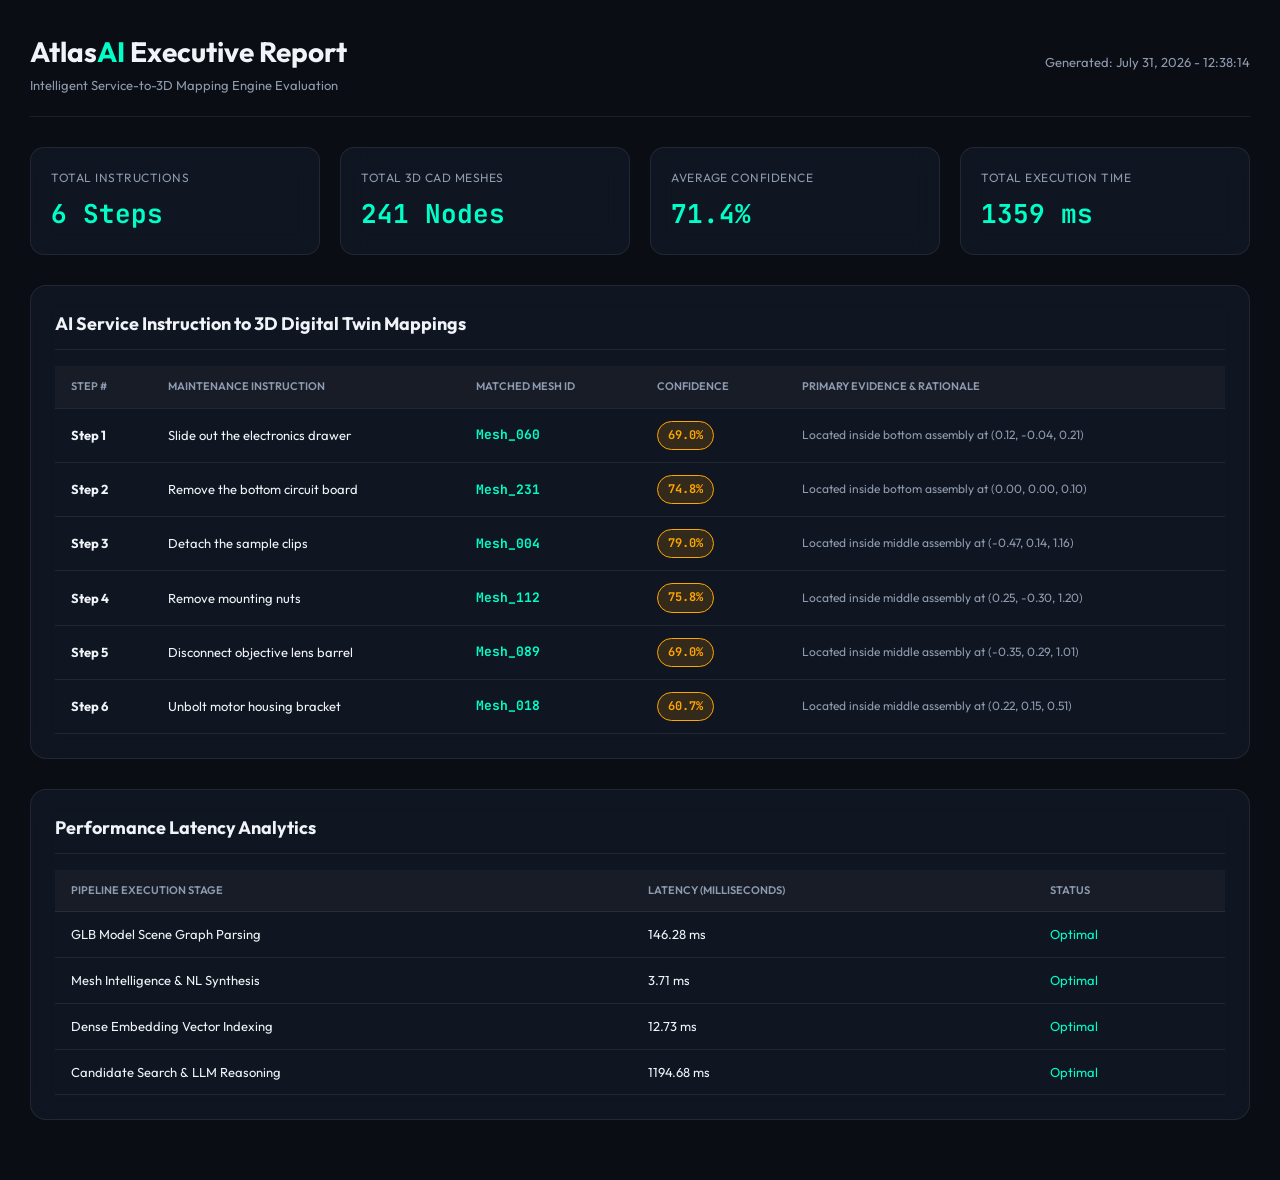
<file: output/report.html>
<!DOCTYPE html>
<html lang="en">
<head>
  <meta charset="UTF-8">
  <meta name="viewport" content="width=device-width, initial-scale=1.0">
  <title>AtlasAI - Executive Digital Twin Analysis Report</title>
  <link rel="preconnect" href="https://fonts.googleapis.com">
  <link href="https://fonts.googleapis.com/css2?family=Outfit:wght@300;400;500;600;700&family=JetBrains+Mono:wght@400;500&display=swap" rel="stylesheet">
  <style>
    :root {
      --bg-dark: #0a0d14;
      --bg-card: rgba(18, 24, 38, 0.75);
      --border-color: rgba(255, 255, 255, 0.08);
      --accent-cyan: #00FFC8;
      --accent-blue: #0099FF;
      --text-main: #F0F4F8;
      --text-muted: #8E9BAE;
      --font-sans: 'Outfit', sans-serif;
      --font-mono: 'JetBrains Mono', monospace;
    }
    * { box-sizing: border-box; margin: 0; padding: 0; }
    body {
      background: var(--bg-dark);
      color: var(--text-main);
      font-family: var(--font-sans);
      padding: 30px;
      line-height: 1.6;
    }
    .header {
      display: flex;
      justify-content: space-between;
      align-items: center;
      padding-bottom: 20px;
      border-bottom: 1px solid var(--border-color);
      margin-bottom: 30px;
    }
    .header h1 { font-size: 28px; font-weight: 700; }
    .header h1 span { color: var(--accent-cyan); }
    .timestamp { font-size: 13px; color: var(--text-muted); }
    .stats-grid {
      display: grid;
      grid-template-columns: repeat(4, 1fr);
      gap: 20px;
      margin-bottom: 30px;
    }
    .stat-card {
      background: var(--bg-card);
      border: 1px solid var(--border-color);
      border-radius: 14px;
      padding: 20px;
      backdrop-filter: blur(12px);
    }
    .stat-label { font-size: 12px; color: var(--text-muted); text-transform: uppercase; letter-spacing: 0.5px; }
    .stat-value { font-size: 26px; font-weight: 700; color: var(--accent-cyan); margin-top: 6px; font-family: var(--font-mono); }
    
    .section {
      background: var(--bg-card);
      border: 1px solid var(--border-color);
      border-radius: 16px;
      padding: 24px;
      margin-bottom: 30px;
      backdrop-filter: blur(12px);
    }
    .section h2 { font-size: 18px; margin-bottom: 16px; border-bottom: 1px solid var(--border-color); padding-bottom: 10px; color: var(--text-main); }

    table { width: 100%; border-collapse: collapse; margin-top: 15px; font-size: 13px; }
    th, td { padding: 12px 16px; text-align: left; border-bottom: 1px solid var(--border-color); }
    th { background: rgba(255, 255, 255, 0.03); color: var(--text-muted); font-weight: 600; text-transform: uppercase; font-size: 11px; }
    tr:hover { background: rgba(0, 255, 200, 0.04); }
    
    .badge-conf {
      display: inline-block;
      padding: 4px 10px;
      border-radius: 20px;
      font-size: 12px;
      font-weight: 700;
      font-family: var(--font-mono);
    }
    .badge-green { background: rgba(0, 255, 200, 0.15); color: #00FFC8; border: 1px solid #00FFC8; }
    .badge-orange { background: rgba(255, 165, 0, 0.15); color: #FFA500; border: 1px solid #FFA500; }

    .reason-box {
      font-size: 12px;
      color: var(--text-muted);
      line-height: 1.4;
    }
  </style>
</head>
<body>
  <div class="header">
    <div>
      <h1>Atlas<span>AI</span> Executive Report</h1>
      <p style="color: var(--text-muted); font-size: 13px;">Intelligent Service-to-3D Mapping Engine Evaluation</p>
    </div>
    <div class="timestamp">Generated: July 31, 2026 - 12:38:14</div>
  </div>

  <!-- Stats -->
  <div class="stats-grid">
    <div class="stat-card">
      <div class="stat-label">Total Instructions</div>
      <div class="stat-value">6 Steps</div>
    </div>
    <div class="stat-card">
      <div class="stat-label">Total 3D CAD Meshes</div>
      <div class="stat-value">241 Nodes</div>
    </div>
    <div class="stat-card">
      <div class="stat-label">Average Confidence</div>
      <div class="stat-value">71.4%</div>
    </div>
    <div class="stat-card">
      <div class="stat-label">Total Execution Time</div>
      <div class="stat-value">1359 ms</div>
    </div>
  </div>

  <!-- Instruction Mappings Summary Table -->
  <div class="section">
    <h2>AI Service Instruction to 3D Digital Twin Mappings</h2>
    <table>
      <thead>
        <tr>
          <th>Step #</th>
          <th>Maintenance Instruction</th>
          <th>Matched Mesh ID</th>
          <th>Confidence</th>
          <th>Primary Evidence & Rationale</th>
        </tr>
      </thead>
      <tbody>

        <tr>
          <td><strong>Step 1</strong></td>
          <td>Slide out the electronics drawer</td>
          <td><code style="font-family: var(--font-mono); color: var(--accent-cyan); font-weight: bold;">Mesh_060</code></td>
          <td><span class="badge-conf badge-orange">69.0%</span></td>
          <td><div class="reason-box">Located inside bottom assembly at (0.12, -0.04, 0.21)</div></td>
        </tr>

        <tr>
          <td><strong>Step 2</strong></td>
          <td>Remove the bottom circuit board</td>
          <td><code style="font-family: var(--font-mono); color: var(--accent-cyan); font-weight: bold;">Mesh_231</code></td>
          <td><span class="badge-conf badge-orange">74.8%</span></td>
          <td><div class="reason-box">Located inside bottom assembly at (0.00, 0.00, 0.10)</div></td>
        </tr>

        <tr>
          <td><strong>Step 3</strong></td>
          <td>Detach the sample clips</td>
          <td><code style="font-family: var(--font-mono); color: var(--accent-cyan); font-weight: bold;">Mesh_004</code></td>
          <td><span class="badge-conf badge-orange">79.0%</span></td>
          <td><div class="reason-box">Located inside middle assembly at (-0.47, 0.14, 1.16)</div></td>
        </tr>

        <tr>
          <td><strong>Step 4</strong></td>
          <td>Remove mounting nuts</td>
          <td><code style="font-family: var(--font-mono); color: var(--accent-cyan); font-weight: bold;">Mesh_112</code></td>
          <td><span class="badge-conf badge-orange">75.8%</span></td>
          <td><div class="reason-box">Located inside middle assembly at (0.25, -0.30, 1.20)</div></td>
        </tr>

        <tr>
          <td><strong>Step 5</strong></td>
          <td>Disconnect objective lens barrel</td>
          <td><code style="font-family: var(--font-mono); color: var(--accent-cyan); font-weight: bold;">Mesh_089</code></td>
          <td><span class="badge-conf badge-orange">69.0%</span></td>
          <td><div class="reason-box">Located inside middle assembly at (-0.35, 0.29, 1.01)</div></td>
        </tr>

        <tr>
          <td><strong>Step 6</strong></td>
          <td>Unbolt motor housing bracket</td>
          <td><code style="font-family: var(--font-mono); color: var(--accent-cyan); font-weight: bold;">Mesh_018</code></td>
          <td><span class="badge-conf badge-orange">60.7%</span></td>
          <td><div class="reason-box">Located inside middle assembly at (0.22, 0.15, 0.51)</div></td>
        </tr>

      </tbody>
    </table>
  </div>

  <!-- Performance Benchmark Table -->
  <div class="section">
    <h2>Performance Latency Analytics</h2>
    <table>
      <thead>
        <tr>
          <th>Pipeline Execution Stage</th>
          <th>Latency (Milliseconds)</th>
          <th>Status</th>
        </tr>
      </thead>
      <tbody>
        <tr>
          <td>GLB Model Scene Graph Parsing</td>
          <td>146.28 ms</td>
          <td><span style="color:#00FFC8;">Optimal</span></td>
        </tr>
        <tr>
          <td>Mesh Intelligence & NL Synthesis</td>
          <td>3.71 ms</td>
          <td><span style="color:#00FFC8;">Optimal</span></td>
        </tr>
        <tr>
          <td>Dense Embedding Vector Indexing</td>
          <td>12.73 ms</td>
          <td><span style="color:#00FFC8;">Optimal</span></td>
        </tr>
        <tr>
          <td>Candidate Search & LLM Reasoning</td>
          <td>1194.68 ms</td>
          <td><span style="color:#00FFC8;">Optimal</span></td>
        </tr>
      </tbody>
    </table>
  </div>

</body>
</html>
</file>
